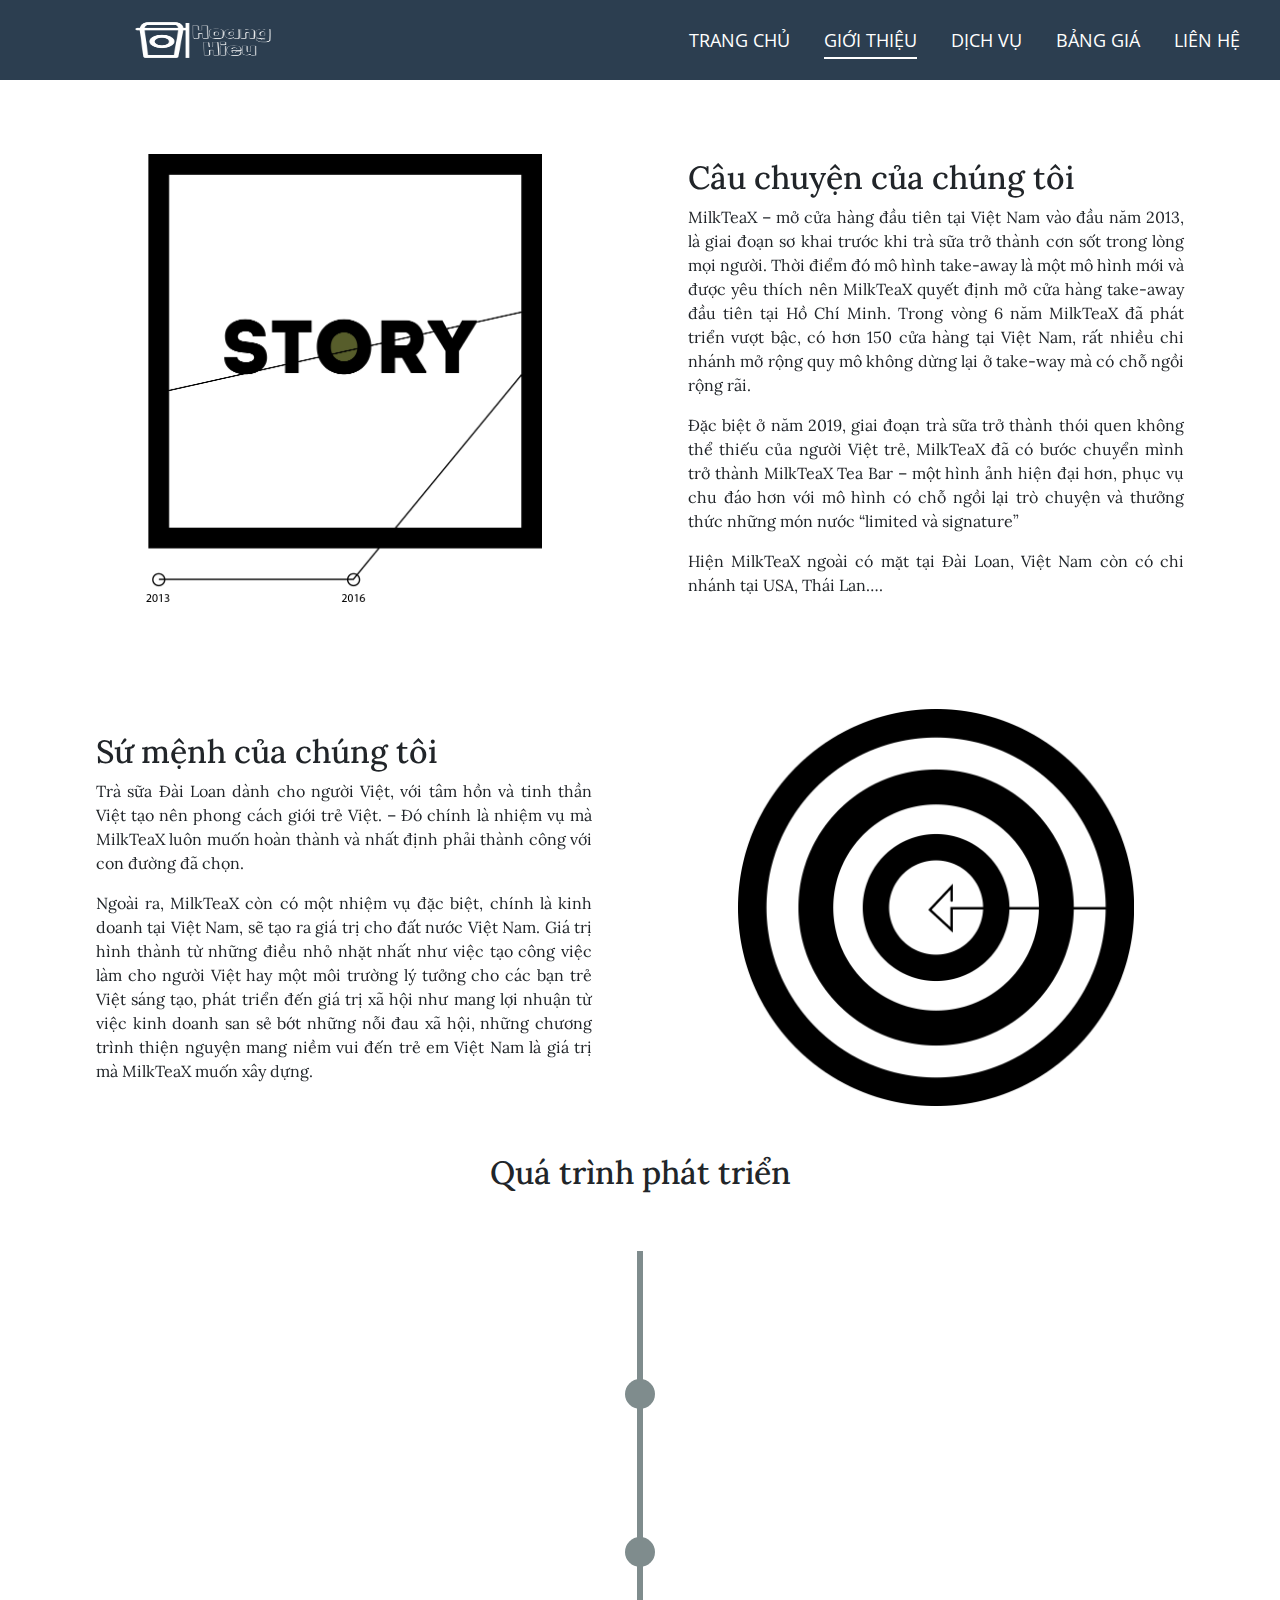
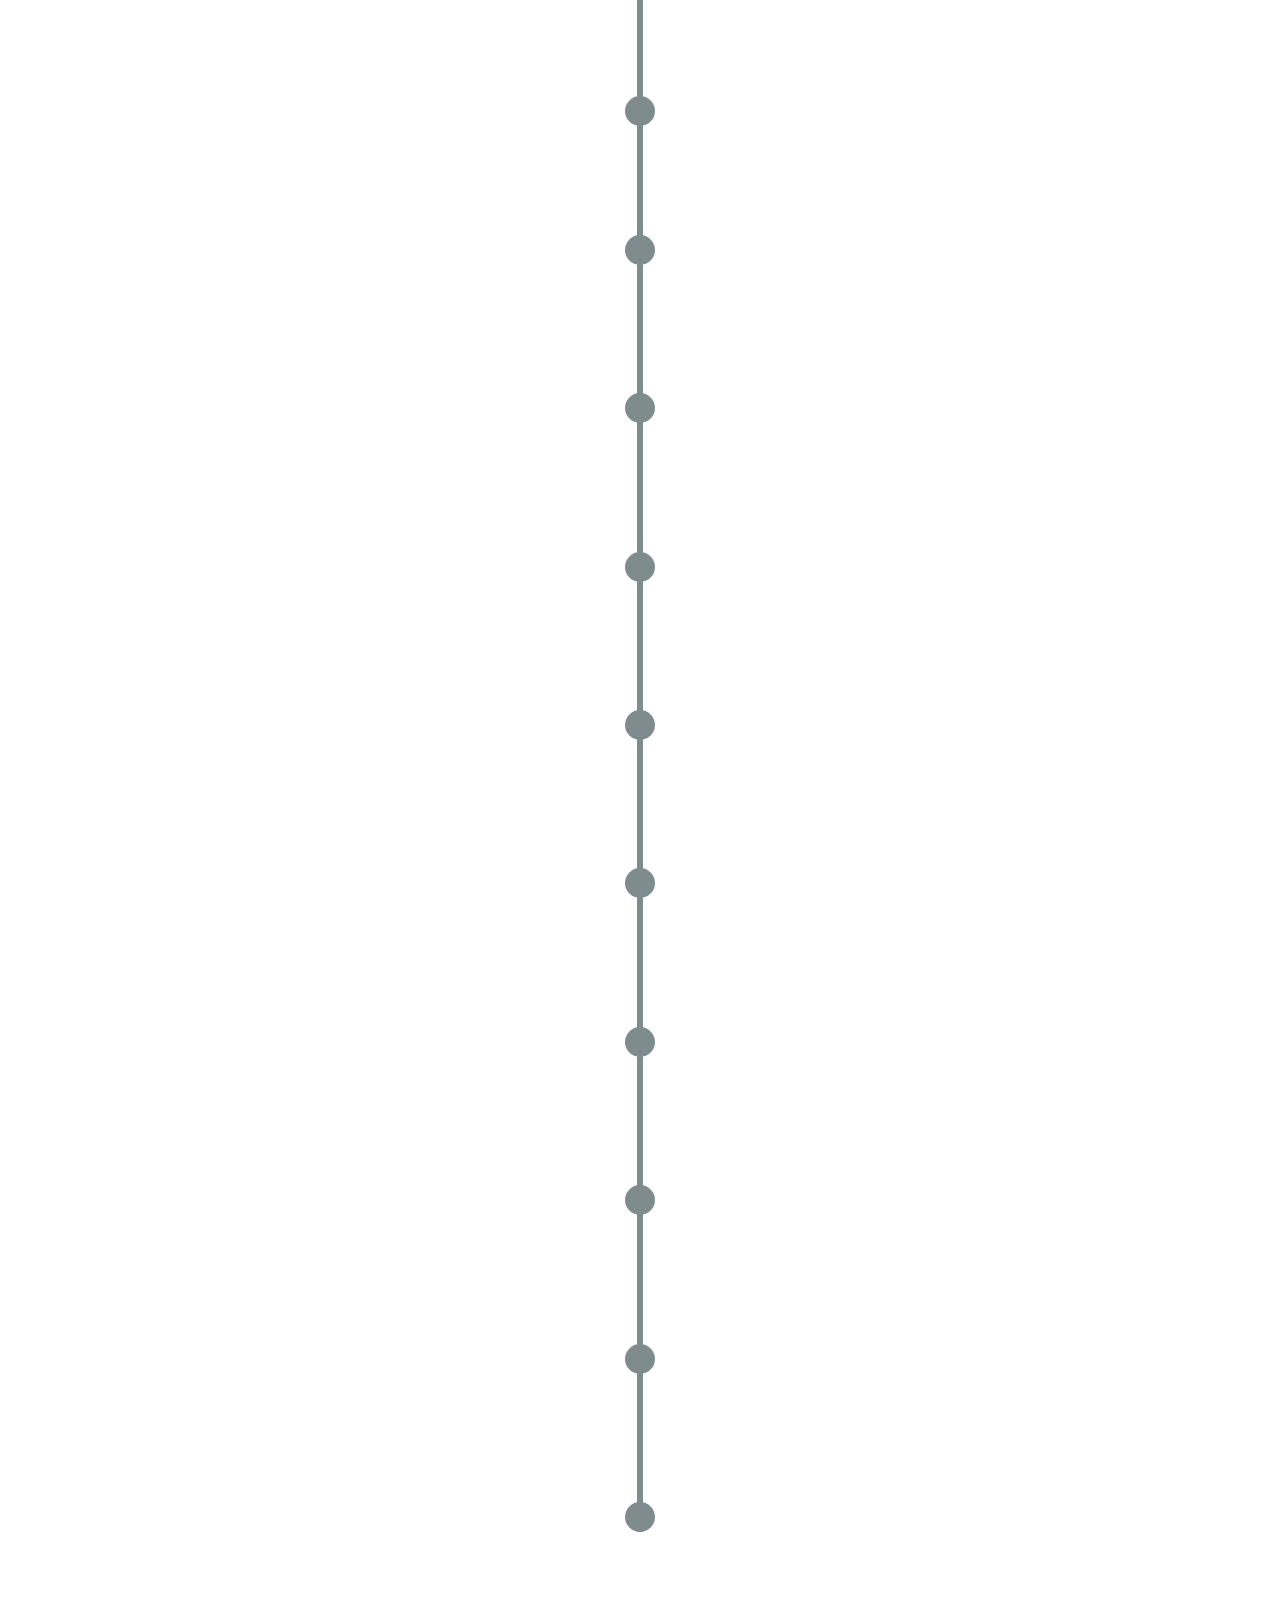
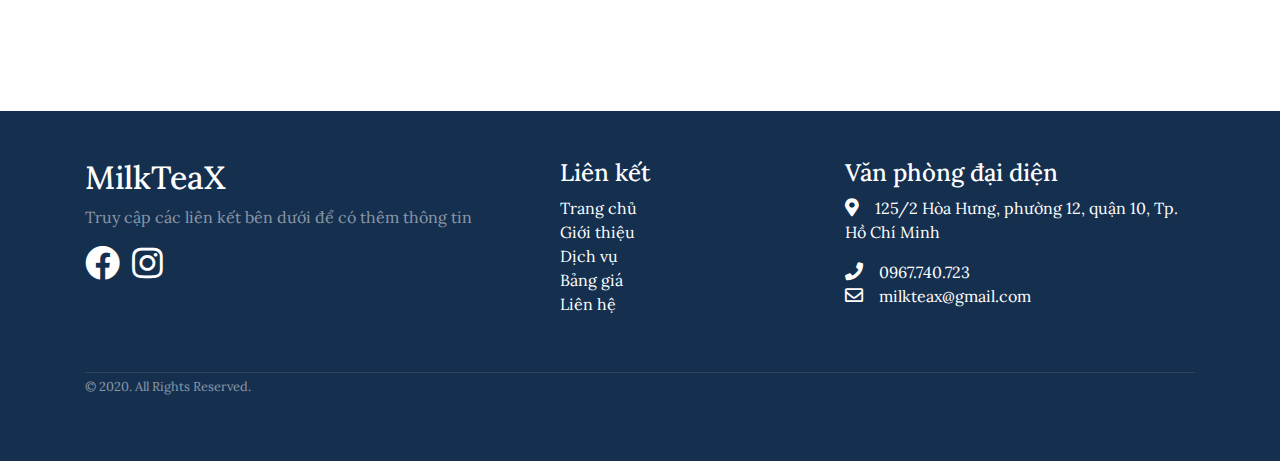
<file: public/about/about.html>
<!DOCTYPE html>
<html lang="vi">

<head>
  <title>Giới thiệu</title>
  <meta charset="utf-8">
  <meta name="viewport" content="width=device-width, initial-scale=1, shrink-to-fit=no">
  <link rel="stylesheet" href="https://stackpath.bootstrapcdn.com/bootstrap/4.4.1/css/bootstrap.min.css"
    integrity="sha384-Vkoo8x4CGsO3+Hhxv8T/Q5PaXtkKtu6ug5TOeNV6gBiFeWPGFN9MuhOf23Q9Ifjh" crossorigin="anonymous">
  <link href="https://unpkg.com/aos@2.3.1/dist/aos.css" rel="stylesheet">
  <link href="../assets/css/all.css" rel="stylesheet">
  <link rel="stylesheet" type="text/css" href="../style.css">
  <link rel="stylesheet" type="text/css" href="./about.css">
</head>

<body>
  <div id="root">
    <nav id="navbar">
      <input type="checkbox" id="check">
      <label for="check" id="label-bars">
        <i class="fas fa-bars" id="btn"></i>
        <i class="fas fa-times" id="cancel"></i>
      </label>
      <img src="../assets/logo7.png" alt="logo">
      <ul id="link" style="z-index: 2;">
        <li class="link-item"><a class="active" href="../index.html">Trang chủ</a></li>
        <li class="link-item"><a href="about.html" style="border-bottom: 2px solid white;">Giới thiệu</a></li>
        <li class="link-item"><a href="../services/service.html">Dịch vụ</a></li>
        <li class="link-item"><a href="../menu/menu.html">Bảng giá</a></li>
        <li class="link-item"><a href="../contact/contact.html">Liên hệ</a></li>
      </ul>
    </nav>
    <div class="container-fluid">
      <div class="row row pl-md-5 pr-md-5 d-flex justify-content-center" id="story-container">
        <div class="col-lg-6 col-md-10 col-12 image-container p-md-5" data-aos="fade-right" data-aos-duration="1500">
          <img class="image" src="../assets/about/story.png" alt="our story">
        </div>
        <div class="col-lg-6 col-md-10 col-12 description-container p-md-5 d-flex align-items-center mt-3" data-aos="fade-left"
          data-aos-duration="1500">
          <div>
            <h2>Câu chuyện của chúng tôi</h2>
            <p class="p1">MilkTeaX – mở cửa hàng đầu tiên tại Việt Nam vào đầu năm 2013,
              là giai đoạn sơ khai trước khi trà sữa trở thành cơn sốt trong lòng mọi người.
              Thời điểm đó mô hình take-away là một mô hình mới và được yêu thích nên MilkTeaX quyết định
              mở cửa hàng take-away đầu tiên tại Hồ Chí Minh. Trong vòng 6 năm MilkTeaX đã phát triển vượt bậc,
              có hơn 150 cửa hàng tại Việt Nam, rất nhiều chi nhánh mở rộng quy mô không dừng
              lại ở take-way mà có chỗ ngồi rộng rãi. </p>
            <p class="p1">Đặc biệt ở năm 2019, giai đoạn trà sữa trở thành thói quen không thể thiếu của người Việt trẻ,
              MilkTeaX đã có bước chuyển mình trở thành MilkTeaX Tea Bar – một hình ảnh hiện đại hơn, phục vụ chu đáo
              hơn với mô hình có chỗ ngồi lại trò chuyện và thưởng thức những món nước “limited và signature”</p>
            <p class="p1">Hiện MilkTeaX ngoài có mặt tại Đài Loan, Việt Nam còn có chi nhánh tại USA, Thái Lan….</p>
          </div>

        </div>
      </div>
      <div class="row row pl-md-5 pr-md-5 d-flex justify-content-center" id="mission-container">
        <div class="col-lg-6 col-md-10 col-12 float-none image-container p-md-5 small"  data-aos="fade-left" data-aos-duration="1500">
          <img class="image" src="../assets/about/our-mission.png" alt="our mission">
        </div>
        <div class="col-lg-6 col-md-10 col-12 float-none description-container p-md-5 d-flex align-items-center mt-3">
          <div data-aos="fade-right" data-aos-duration="1500">
            <h2>Sứ mệnh của chúng tôi</h2>
            <p class="p1">Trà sữa Đài Loan dành cho người Việt, với tâm hồn và tinh thần Việt tạo nên phong cách giới
              trẻ Việt.
              – Đó chính là nhiệm vụ mà MilkTeaX luôn muốn hoàn thành và nhất định phải thành công với con đường đã
              chọn.</p>
            <p class="p1">Ngoài ra, MilkTeaX còn có một nhiệm vụ đặc biệt, chính là kinh doanh tại Việt Nam,
              sẽ tạo ra giá trị cho đất nước Việt Nam. Giá trị hình thành từ những điều nhỏ nhặt nhất như việc tạo công
              việc
              làm cho người Việt hay một môi trường lý tưởng cho các bạn trẻ Việt sáng tạo, phát triển đến giá trị xã
              hội
              như mang lợi nhuận từ việc kinh doanh san sẻ bớt những nỗi đau xã hội, những chương trình thiện nguyện
              mang niềm vui
              đến trẻ em Việt Nam là giá trị mà MilkTeaX muốn xây dựng.</p>
          </div>
        </div>
        <div class="col-lg-6 col-md-10 col-12 float-none image-container p-md-5 large"  data-aos="fade-left" data-aos-duration="1500">
          <img class="image large-image" src="../assets/about/our-mission.png" alt="our mission">
        </div>
      </div>
      <div id="timeline-container">
        <h2 style="text-align: center;">Quá trình phát triển</h2>
        <section class="timeline">
          <ul>
            <li>
              <div>
                <h5>2/2013</h5>
                <h6>Ra mắt của hàng đầu tiên tại 15H Nguyễn Thị Minh Khai Tp. Hồ Chí Minh</h6>
              </div>
            </li>
            <li>
              <div>
                <h5>12/2013</h5>
                <h6>Mở thêm 2 cửa hàng chi nhánh tại Tp. Hồ Chí Minh</h6>
              </div>
            </li>
            <li>
              <div>
                <h5>3/2014</h5>
                <h6>Lần đầu tiên MilkTeaX có mặt tại Hà Nội với của hàng chi nhánh tại 5B7 Phạm Ngọc Thạch
                </h6>
              </div>
            </li>
            <li>
              <div>
                <h5>1/2015</h5>
                <h6>Phát triển thêm 2 chi nhánh tại Hà Nội</h6>
              </div>

            </li>
            <li>
              <div>
                <h5>12/2015</h5>
                <h6>Chính thức gia nhập thị trường Đà Nẵng với của hàng tại 24 Nguyễn Văn Thoại</h6>
              </div>
            </li>
            <li>
              <div>
                <h5>12/2016</h5>
                <h6>MilkTeaX đã có mặt tại Khánh Hòa, Quảng Nam, Hải Phòng, Bình Dương</h6>
              </div>
            </li>
            <li>
              <div>
                <h5>5/2017</h5>
                <h6>MilkTeaX chính thức trở thành thương hiệu nhượng quyền tại Việt Nam</h6>
              </div>
            </li>
            <li>
              <div>
                <h5>9/2017</h5>
                <h6>MilkTeaX đã có mặt tại 20 tỉnh thành phố của Việt Nam</h6>
              </div>
            </li>
            <li>
              <div>
                <h5>1/2018</h5>
                <h6>Tiến hành hợp tác với Grab và triển khai chương trình giao hàng tận nơi cho khách hàng
                </h6>
              </div>
            </li>
            <li>
              <div>
                <h5>12/2018</h5>
                <h6>Tiến hành hợp tác với ví điện tử Momo giúp khách hàng thanh toán dễ dàng hơn</h6>
              </div>
            </li>
            <li>
              <div>
                <h5>12/2019</h5>
                <h6>Chính thức cán mốc 150 cửa hàng với các chi nhánh lần lượt ở 30 tỉnh thành</h6>
              </div>
            </li>
            <li>
              <div>
                <h5>2020</h5>
                <h6>MilkTeaX không ngừng nâng cao dịch vụ để đáp ứng nhu cầu của khách hàng</h6>
              </div>
            </li>
          </ul>
        </section>
      </div>
    </div>

    <!-- footer here -->
    <div class="mt-5 pt-5 pb-5 footer">
      <div class="container">
        <div class="row">
          <div class="col-lg-5 col-xs-12 about-company">
            <h2>MilkTeaX</h2>
            <p class="pr-5 text-white-50">Truy cập các liên kết bên dưới để có thêm thông tin</p>
            <p><a href="https://www.facebook.com/Hieu17041999" target="_blank"><i class="fab fa-facebook mr-2"></i>
              </a><a href="https://www.instagram.com/nlhhieu.99" target="_blank"><i class="fab fa-instagram"></i></a>
            </p>
          </div>
          <div class="col-lg-3 col-xs-12 links">
            <h4 class="mt-lg-0 mt-sm-3">Liên kết</h4>
            <ul class="m-0 p-0">
              <li> <a href="../index.html">Trang chủ</a></li>
              <li><a href=".about.html">Giới thiệu</a></li>
              <li><a href="../services/service.html">Dịch vụ</a></li>
              <li><a href="../menu/menu.html">Bảng giá</a></li>
              <li><a href="../contact/contact.html">Liên hệ</a></li>
            </ul>
          </div>
          <div class="col-lg-4 col-xs-12 location">
            <h4 class="mt-lg-0 mt-sm-4">Văn phòng đại diện</h4>
            <p><i class="fas fa-map-marker-alt mr-3"></i>125/2 Hòa Hưng, phường 12, quận 10, Tp. Hồ Chí Minh</p>
            <p class="mb-0"><i class="fa fa-phone mr-3"></i>0967.740.723</p>
            <p><i class="far fa-envelope mr-3"></i>milkteax@gmail.com</p>
          </div>
        </div>
        <div class="row mt-5">
          <div class="col copyright">
            <p class=""><small class="text-white-50">© 2020. All Rights Reserved.</small></p>
          </div>
        </div>
      </div>
    </div>
    <button id="move-to-top" onclick="moveToTop();" class="hvr-bob"><i class="fas fa-arrow-up"></i></button>
  </div>
  <script src="https://unpkg.com/aos@2.3.1/dist/aos.js"></script>
  <script>
    AOS.init();
  </script>
  <script src="../moveToTop.js"></script>
  <script src="about.js"></script>
</body>

</html>
</file>
<file: public/style.css>
@import url('https://fonts.googleapis.com/css?family=Open+Sans&display=swap');
@import url('https://fonts.googleapis.com/css2?family=Lora:ital@1&display=swap');
*{
  padding: 0;
  margin: 0;
  list-style: none;
  text-decoration: none;
}
body{
  /* font-family: 'Open Sans', sans-serif; */
  font-family: 'Lora', 'Open Sans', serif;
}
#root{
  overflow-x: hidden;
}
#navbar{
  height: 80px;
  background: #2c3e50;
  z-index: 10;
  position: fixed;
  top: 0;
  left:  0;
  width: 100vw;
  font-family: 'Open Sans', sans-serif;
}
#navbar img{
	position: absolute;
	width: 150px;
    left: 10%;
    height: 80px;
}
#navbar #link{
  float: right;
  margin-right: 25px;
  margin-bottom: 0;
}
#navbar #link .link-item{
  display: inline-block;
  line-height: 80px;
  margin: 0 15px;

}
#navbar #link .link-item a{
  position: relative;
  padding: 5px 0;
  color: white;
  font-size: 18px;
  text-transform: uppercase;
  text-decoration: none;
}
#navbar #link .link-item a:before{
  position: absolute;
  content: '';
  bottom: 0;
  left: 0;
  width: 100%;
  height: 3px;
  background: white;
  transform: scaleX(0);
  transform-origin: right;
  transition: transform .4s linear;
}
#navbar #link .link-item a:hover:before{
  transform: scaleX(1);
  transform-origin: left;
}
#label-bars #btn,
#label-bars #cancel{
  font-size: 30px;
  color: white;
  float: right;
  line-height: 80px;
  margin-right: 40px;
  cursor: pointer;
  display: none;
}
#check{
  display: none;
}
@media (max-width: 1118px){
  #navbar img{
    left: 8%;
  }
}
@media (max-width: 944px){
  #navbar img{
    width: 130px;
		left: 6%;
  }
	#navbar #link .link-item a{
		font-size: 17px;
	}
}
@media (max-width: 768px){
    #label-bars{
        float: right;
        margin: 0;
    }
    #label-bars #btn{
    display: block;
  }
  #link{
    position: fixed;
    width: 100%;
    height: 100vh;
    background: #34495e;
    top: 80px;
    left: -100%;
    text-align: center;
    transition: all .5s;
  }
  #navbar #link .link-item{
    display: block;
    margin: 50px 0;
    line-height: 30px;
  }
  #navbar #link .link-item a{
    font-size: 20px;
  }
  #check:checked ~ #link{
    left: 0;
  }
	#check:checked ~ #label-bars #btn{
    display: none;
  }
	#check:checked ~ #label-bars #cancel{
    display: block;
  }
}
.container-fluid{
  padding: 0;
  margin-top: 80px;
}


/* ///////////////////////////////// */
#slideshow img{
  height: calc(100vh - 80px);
} 
/* #slideshow .title{
  font-weight: 600;
  font-size: 30px;
} */

@media (max-width: 860px){
  #slideshow img{
    height: calc(70vh - 80px);
  } 
  #slideshow .title{
    /* font-weight: 400; */
    font-size: 16px;
  }
}
/* footer here */
.footer {
  background: #152f4f;
  color: white;
  /* z-index: 10; */
}
.footer .links ul {
  list-style-type: none;
}
.footer .links li a {
  color: white;
  transition: color 0.2s;
}
.footer .links li a:hover {
  text-decoration: none;
  color: #4180cb;
}
.footer .about-company i {
  font-size: 35px;
}
.footer .about-company a {
  color: white;
  transition: color 0.2s;
}
.footer .about-company a:hover {
  color: #4180cb;
  text-decoration: none;
}
.footer .location i {
  font-size: 18px;
}
.footer .copyright p {
  border-top: 1px solid rgba(255, 255, 255, .1);
}

#move-to-top{
  display: none;
  position: fixed;
  bottom: 20px;
  right: 30px;
  z-index: 99;
  font-size: 18px;
  border: none;
  outline: none;
  background-color: red;
  color: white;
  cursor: pointer;
  padding: 15px;
  border-radius: 50%;
}
@media (max-width: 767.98px) { 
  #move-to-top{
    padding: 10px;
  }
}
/* @media (max-width: 575.98px) {
  #move-to-top{
    padding: 5px;
  }
 } */
/* Bob */
@-webkit-keyframes hvr-bob {
  0% {
    -webkit-transform: translateY(-8px);
    transform: translateY(-8px);
  }
  50% {
    -webkit-transform: translateY(-4px);
    transform: translateY(-4px);
  }
  100% {
    -webkit-transform: translateY(-8px);
    transform: translateY(-8px);
  }
}
@keyframes hvr-bob {
  0% {
    -webkit-transform: translateY(-8px);
    transform: translateY(-8px);
  }
  50% {
    -webkit-transform: translateY(-4px);
    transform: translateY(-4px);
  }
  100% {
    -webkit-transform: translateY(-8px);
    transform: translateY(-8px);
  }
}
@-webkit-keyframes hvr-bob-float {
  100% {
    -webkit-transform: translateY(-8px);
    transform: translateY(-8px);
  }
}
@keyframes hvr-bob-float {
  100% {
    -webkit-transform: translateY(-8px);
    transform: translateY(-8px);
  }
}
.hvr-bob {
  display: inline-block;
  vertical-align: middle;
  -webkit-transform: perspective(1px) translateZ(0);
  transform: perspective(1px) translateZ(0);
  box-shadow: 0 0 1px rgba(0, 0, 0, 0);
}
.hvr-bob:hover, .hvr-bob:focus, .hvr-bob:active {
  -webkit-animation-name: hvr-bob-float, hvr-bob;
  animation-name: hvr-bob-float, hvr-bob;
  -webkit-animation-duration: .3s, 1.5s;
  animation-duration: .3s, 1.5s;
  -webkit-animation-delay: 0s, .3s;
  animation-delay: 0s, .3s;
  -webkit-animation-timing-function: ease-out, ease-in-out;
  animation-timing-function: ease-out, ease-in-out;
  -webkit-animation-iteration-count: 1, infinite;
  animation-iteration-count: 1, infinite;
  -webkit-animation-fill-mode: forwards;
  animation-fill-mode: forwards;
  -webkit-animation-direction: normal, alternate;
  animation-direction: normal, alternate;
}
/* card */
.card{
  box-shadow: 0 1px 3px rgba(0,0,0,0.12), 0 1px 2px rgba(0,0,0,0.24);
  transition: all 0.3s cubic-bezier(.25,.8,.25,1);
}
.card:hover{
  box-shadow: 0 14px 28px rgba(0,0,0,0.25), 0 10px 10px rgba(0,0,0,0.22);
}
</file>
<file: public/about/about.css>
*,
*::before,
*::after {
  margin: 0;
  padding: 0;
  box-sizing: border-box;
}
/* ////////////////////////// */
.container-fluid{
    padding: 15px;
}
.image-container{
  display: flex;
  justify-content: center;
  align-items: center;
}
.image{
    width: 80%;
}
.small{
  display: none;
}
@media (max-width: 991.98px) { 
  .image{
    width: 100%;
  }
  .small{
    display: flex;
    justify-content: center;
    align-items: center;
  }
  .large{
    display: none;
  }
 }
@media (max-width: 768.92px) { 
    .image{
      width: 90%;
  }
  .small{
    display: flex;
    justify-content: center;
    align-items: center;
  }
  .large{
    display: none;
  }
}
@media (max-width: 575.98px) { 
  .image{
      width: 100%;
  }
  .small{
    display: flex;
    justify-content: center;
    align-items: center;
  }
  .large{
    display: none;
  }
 }
.p1{
    text-align: justify;
}
#timeline-container{
    overflow-x: hidden;
    padding-bottom: 50px;
}
/* TIMELINE
–––––––––––––––––––––––––––––––––––––––––––––––––– */
.timeline ul {
    padding: 50px 0;
    background-color: rgba(255,255,255,0.2);
    color: #fff;
  }
  
  .timeline ul li {
    list-style-type: none;
    position: relative;
    width: 6px;
    margin: 0 auto;
    padding-top: 50px;
    background: #7f8c8d; 
    /*đường gạch*/
  }
  
  .timeline ul li::after {
    content: '';
    position: absolute;
    left: 50%;
    bottom: 0;
    transform: translateX(-50%);
    width: 30px;
    height: 30px;
    border-radius: 50%;
    background: inherit;
  }
  
  .timeline ul li div {
    position: relative;
    bottom: 0;
    width: 400px;
    padding: 15px;
    background: #0984e3;
    /*the*/
  }
  
  .timeline ul li div::before {
    content: '';
    position: absolute;
    bottom: 7px;
    width: 0;
    height: 0;
    border-style: solid;
  }
  
  .timeline ul li:nth-child(odd) div {
    left: 45px;
  }
  
  .timeline ul li:nth-child(odd) div::before {
    left: -15px;
    border-width: 8px 16px 8px 0;
    border-color: transparent #0984e3 transparent transparent; /*ô nhú ra*/
  }
  
  .timeline ul li:nth-child(even) div {
    left: -439px;
  }
  
  .timeline ul li:nth-child(even) div::before {
    right: -15px;
    border-width: 8px 0 8px 16px;
    border-color: transparent transparent transparent #0984e3;
  }
  
  time {
    display: block;
    font-size: 1.2rem;
    font-weight: bold;
    margin-bottom: 8px;
  }
/* EFFECTS
–––––––––––––––––––––––––––––––––––––––––––––––––– */  
.timeline ul li::after {
    transition: background .5s ease-in-out;
  }
  
  .timeline ul li.in-view::after {
    background: #0984e3;
  }
  
  .timeline ul li div {
    visibility: hidden;
    opacity: 0;
    transition: all .5s ease-in-out;
  }
  
  .timeline ul li:nth-child(odd) div {
    transform: translate3d(200px, 0, 0);
  }
  
  .timeline ul li:nth-child(even) div {
    transform: translate3d(-200px, 0, 0);
  }
  
  .timeline ul li.in-view div {
    transform: none;
    visibility: visible;
    opacity: 1;
  }
  /* GENERAL MEDIA QUERIES
–––––––––––––––––––––––––––––––––––––––––––––––––– */

@media screen and (max-width: 900px) {
    .timeline ul li div {
      width: 250px;
    }
    .timeline ul li:nth-child(even) div {
      left: -289px;
      /*250+45-6*/
    }
  }
  
  @media screen and (max-width: 600px) {
    .timeline ul li {
      margin-left: 20px;
    }
    .timeline ul li div {
      width: calc(100vw - 91px);
    }
    .timeline ul li:nth-child(even) div {
      left: 45px;
    }
    .timeline ul li:nth-child(even) div::before {
      left: -15px;
      border-width: 8px 16px 8px 0;
      border-color: transparent #0984e3 transparent transparent;
    }
  }
</file>
